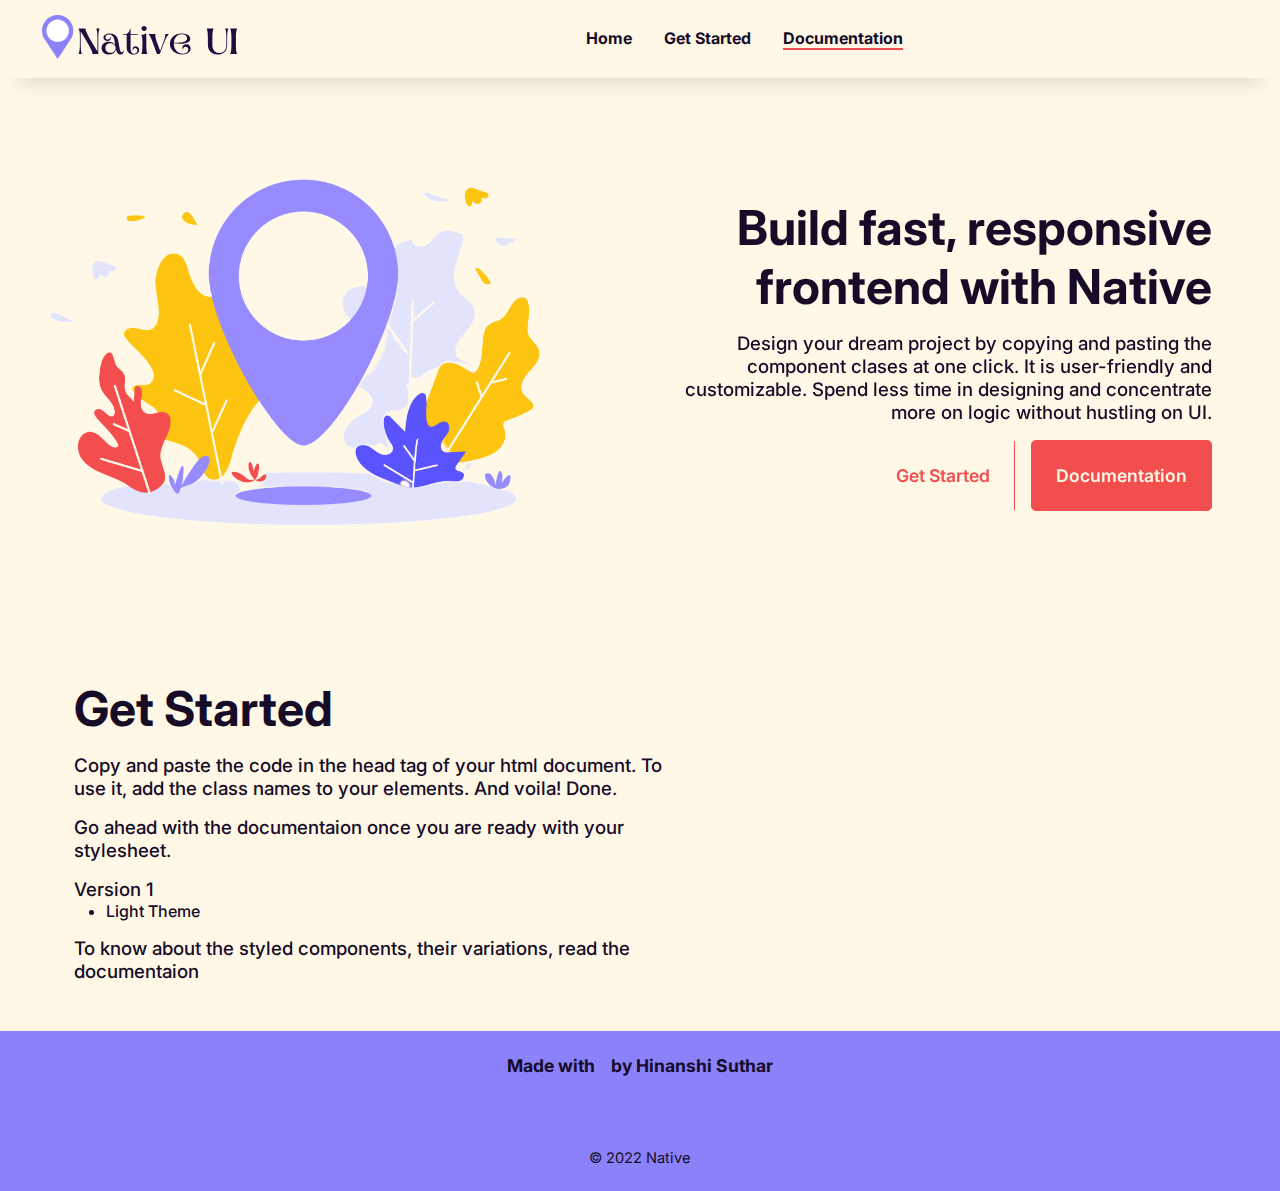
<file: index.html>
<!DOCTYPE html>
<html lang="en">

<head>
    <meta charset="UTF-8">
    <meta http-equiv="X-UA-Compatible" content="IE=edge">
    <meta name="viewport" content="initial-scale=1.0, width=device-width">
    <link rel="icon" type="favicon" sizes="32x32" href="/assets/favicon-32x32.png">
    <link rel="stylesheet" href="https://pro.fontawesome.com/releases/v5.10.0/css/all.css"
        integrity="sha384-AYmEC3Yw5cVb3ZcuHtOA93w35dYTsvhLPVnYs9eStHfGJvOvKxVfELGroGkvsg+p" crossorigin="anonymous" />
    <!-- copy and paste it in your head section -->
    <!-- <link rel="stylesheet" href="native-ui.css"> -->
    <title>Native UI</title>
    <link rel="stylesheet" href="/docs/css/style.css">
</head>

<body>
    <nav class="navigation">
        <div class="nav">
            <div class="logo-container">
                <img src="/assets/logo.svg" alt="logo" class="logo">
            </div>
            <div class="nav-center">
                <h4 class="pointer-cursor none"><a href="index.html">Home</a></h4>
                <h4 class="pointer-cursor none"><a href="#get-started">Get Started</a></h4>
                <h4 class="documentation pointer-cursor none"><a href="docs/docs.html">Documentation</a></h4>
            </div>
            <div class="social-links">
                <a href="https://github.com/hinanshisuthar/native-ui" target="_blank" rel="noopener noreferrer"><i class="fab fa-github pointer-cursor"></i></a>
                <a href="https://twitter.com/hinanshi04" target="_blank" rel="noopener noreferrer"><i class="fab fa-twitter pointer-cursor"></i></a>
                <a href="https://www.linkedin.com/in/hinanshi-suthar-7128201b0/" target="_blank" rel="noopener noreferrer"><i class="fab fa-linkedin pointer-cursor"></i></a>
                <a href=""><i class="fa fa-moon pointer-cursor"></i></a>
            </div>
            <div class="hamburger">
                <i class="fa fa-bars" onclick="menu()"></i>
            </div>
        </div>
        <div class="menu">
            <h4>Home</h4>
            <h4>Get Started</h4>
            <h4>Documentation</h4>
        </div>
    </nav>

    <main class="main">
        <div class="left hero-image">
            <img src="/assets/hero-img.svg" alt=""
                class="hero">
        </div>
        <div class="right hero-text">
            <h1>Build fast, responsive frontend with Native</h1>
            <h3>Design your dream project by copying and pasting the component clases at one click. It is user-friendly
                and customizable. Spend less time in
                designing and concentrate more on logic without hustling on UI.</h3>
            <div class="hero-buttons">
                <button class="button primary-btn pointer-cursor">Get Started</button>
                <button class="button secondary-btn pointer-cursor">Documentation</button>
            </div>
        </div>
    </main>

    <section class="section" id="get-started">
        <div class="right installation-section">
            <div class="section-content">
                <h1>Get Started</h1>
            </div>
            <h3>Copy and paste the code in the head tag of your html document. To use it, add the class names to your
                elements. And voila! Done.</h3>
            <h3>Go ahead with the documentaion once you are ready with your stylesheet.</h3>
            <div class="version-1">
                <h3>Version 1</h3>
                <ul>
                    <li>Light Theme</li>
                </ul>
            </div>
            <h3>To know about the styled components, their variations, read the documentaion</h3>
        </div>
        <div class="left iframe">
            <iframe
                src="https://carbon.now.sh/embed?bg=rgba%28243%2C78%2C78%2C1%29&t=one-light&wt=none&l=auto&width=680&ds=false&dsyoff=20px&dsblur=68px&wc=true&wa=true&pv=17px&ph=21px&ln=false&fl=1&fm=Hack&fs=14px&lh=133%25&si=false&es=2x&wm=false&code=%253C%21--%2520copy%2520and%2520paste%2520it%2520in%2520your%2520head%2520section%2520--%253E%250A%253Clink%2520rel%253D%2522stylesheet%2522%2520href%253D%2522native-ui.css%2522%253E"
                style="width: 100%; border:0; transform: scale(1); overflow:hidden;"
                sandbox="allow-scripts allow-same-origin">
            </iframe>
        </div>
    </section>

    <footer>
        <div class="footer-text">
            <h4>Made with <i class="fa fa-heart"></i> by Hinanshi Suthar</h4>
        </div>
        <div class="social-links">
            <a href="https://github.com/hinanshisuthar/native-ui" target="_blank" rel="noopener noreferrer"><i class="fab fa-github pointer-cursor"></i></a>
            <a href="https://twitter.com/hinanshi04" target="_blank" rel="noopener noreferrer"><i class="fab fa-twitter pointer-cursor"></i></a>
            <a href="https://www.linkedin.com/in/hinanshi-suthar-7128201b0/" target="_blank" rel="noopener noreferrer"><i class="fab fa-linkedin pointer-cursor"></i></a>
        </div>
        <small>© 2022 Native</small>
    </footer>

</body>

<script>
    const openMenu = document.querySelector(".menu")
    function menu() {
        // console.log("here");
        if(openMenu.style.display === "block") {
            openMenu.style.display = "none";
        } else {
        openMenu.style.display = "block";
        }
    }
</script>

</html>
</file>
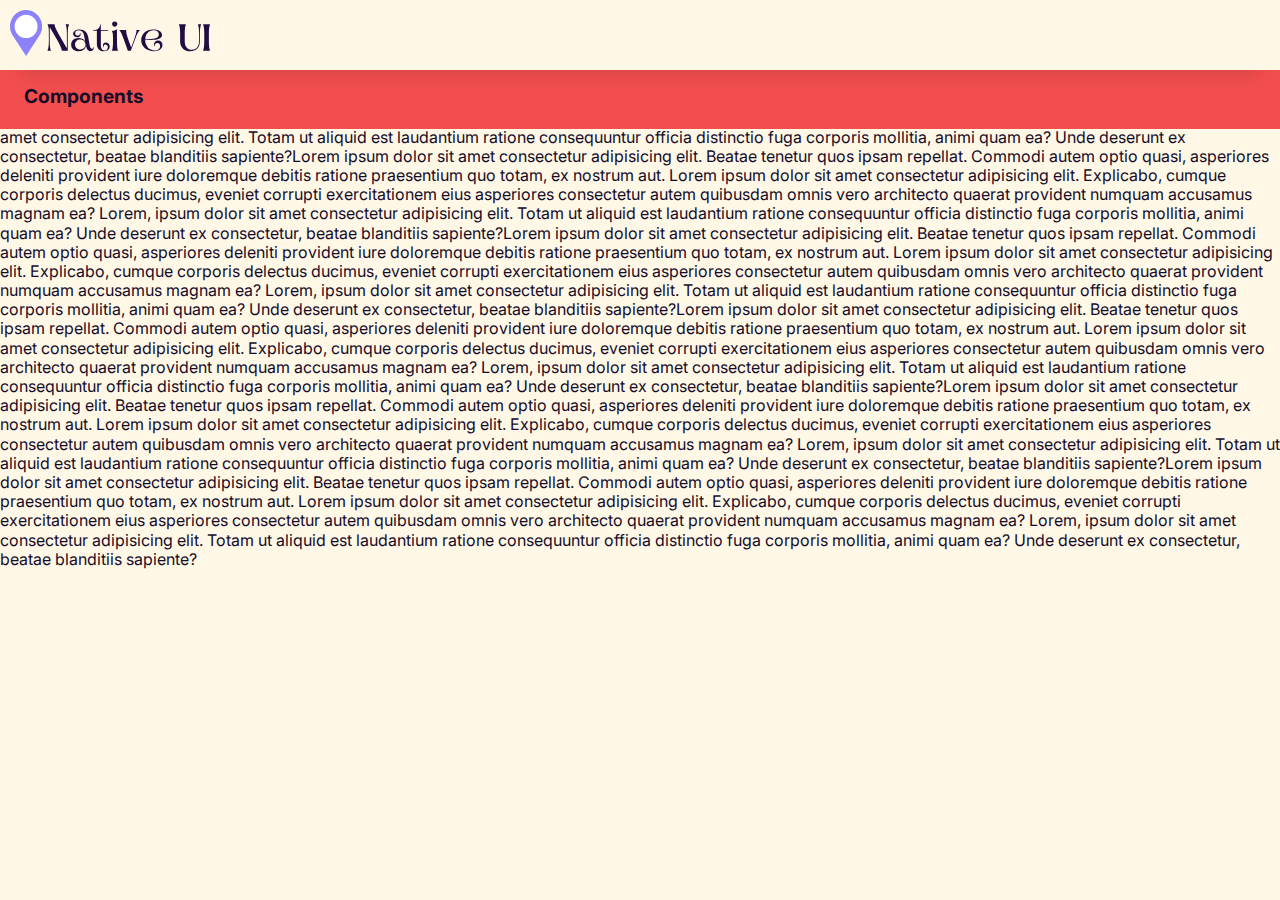
<file: docs/docs.html>
<!DOCTYPE html>
<html lang="en">

<head>
    <meta charset="UTF-8">
    <meta http-equiv="X-UA-Compatible" content="IE=edge">
    <meta name="viewport" content="width=device-width, initial-scale=1.0">
    <link rel="icon" type="favicon" sizes="32x32" href="/assets/favicon-32x32.png">
    <link rel="stylesheet" href="https://pro.fontawesome.com/releases/v5.10.0/css/all.css"
        integrity="sha384-AYmEC3Yw5cVb3ZcuHtOA93w35dYTsvhLPVnYs9eStHfGJvOvKxVfELGroGkvsg+p" crossorigin="anonymous" />
    <link rel="stylesheet" href="docs.css">
    <!-- <link rel="stylesheet" href="/native-ui.css"> -->
    <title>Documentation</title>
</head>

<body>
    <nav class="navigation">
        <div class="nav">
            <div class="logo-container">
                <a href="/index.html"><img src="/assets/logo.svg" alt="logo" class="logo" width="200" height="100"></a>
            </div>
            <div class="nav-center">
                <h5 class="pointer-cursor none"><a href="/index.html">Home</a></h5>
                <h5 class="pointer-cursor none"><a href="#get-started">Get Started</a></h5>
                <h5 class="documentation pointer-cursor none"><a href="docs.html">Documentation</a></h5>
            </div>
            <div class="social-links">
                <a href="https://github.com/hinanshisuthar/native-ui" target="_blank" rel="noopener noreferrer"><i
                        class="fab fa-github pointer-cursor"></i></a>
                <a href="https://twitter.com/hinanshi04" target="_blank" rel="noopener noreferrer"><i
                        class="fab fa-twitter pointer-cursor"></i></a>
                <a href="https://www.linkedin.com/in/hinanshi-suthar-7128201b0/" target="_blank"
                    rel="noopener noreferrer"><i class="fab fa-linkedin pointer-cursor"></i></a>
                <a href=""><i class="fa fa-moon pointer-cursor"></i></a>

            </div>
            <div class="hamburger">
                <i class="fa fa-bars" onclick="openNav()"></i>
            </div>
        </div>

        <div id="myNav" class="overlay">
            <a href="javascript:void(0)" class="closebtn" onclick="closeNav()">&times;</a>
            <div class="overlay-content">
                <h5><a href="#">Home</a></h5>
                <h5><a href="#">Get Started</a></h5>
                <h5><a href="#">Documentation</a></h5>
            </div>
        </div>
    </nav>

    <header class="top">
        <div class="myMenu myMenuDown">
            <h4>Components</h4>
            <i class="fas fa-arrow-down" onclick="openNav2()"></i>
            <i class="fas fa-arrow-up" onclick="closeNav2()"></i>
        </div>
        <div id="myNav" class="overlay overlay-down">
            <div class="overlay-content overlay-content-down">
                <h5><a href="#alert">Alert</a></h5>
                <h5><a href="#avatar">Avatar</a></h5>
                <h5><a href="#badge">Badge</a></h5>
                <h5><a href="#button">Button</a></h5>
                <h5><a href="#cards">Cards</a></h5>
                <h5><a href="#form">Form</a></h5>
                <h5><a href="#image">Image</a></h5>
                <h5><a href="#lists">Lists</a></h5>
                <h5><a href="#modal">Modal</a></h5>
                <h5><a href="#navigation">Navigation</a></h5>
                <h5><a href="#rating">Rating</a></h5>
                <h5><a href="#slider">Slider</a></h5>
                <h5><a href="#grid">Grid</a></h5>
                <h5><a href="#typography">Typography</a></h5>
                <h5><a href="#toast">Toast</a></h5>
            </div>
        </div>
    </header>

    <main>
        <aside class="aside">
            <div class="aside-title">
                <h3>Components</h3>
            </div>
            <div class="overlay-content overlay-content-down">
                <div><a href="#alert">Alert</a></div>
                <div><a href="#avatar">Avatar</a></div>
                <div><a href="#badge">Badge</a></div>
                <div><a href="#button">Button</a></div>
                <div><a href="#cards">Cards</a></div>
                <div><a href="#form">Form</a></div>
                <div><a href="#image">Image</a></div>
                <div><a href="#lists">Lists</a></div>
                <div><a href="#modal">Modal</a></div>
                <div><a href="#navigation">Navigation</a></div>
                <div><a href="#rating">Rating</a></div>
                <div><a href="#slider">Slider</a></div>
                <div><a href="#grid">Grid</a></div>
                <div><a href="#typography">Typography</a></div>
                <div><a href="#toast">Toast</a></div>
            </div>
        </aside>
        <div class="main-content">
            Lorem ipsum dolor sit amet consectetur adipisicing elit. Beatae tenetur quos ipsam repellat. Commodi autem
            optio quasi, asperiores deleniti provident iure doloremque debitis ratione praesentium quo totam, ex nostrum
            aut. Lorem ipsum dolor sit amet consectetur adipisicing elit. Explicabo, cumque corporis delectus ducimus,
            eveniet corrupti exercitationem eius asperiores consectetur autem quibusdam omnis vero architecto quaerat
            provident numquam accusamus magnam ea? Lorem, ipsum dolor sit amet consectetur adipisicing elit. Totam ut
            aliquid est laudantium ratione consequuntur officia distinctio fuga corporis mollitia, animi quam ea? Unde
            deserunt ex consectetur, beatae blanditiis sapiente?Lorem ipsum dolor sit amet consectetur adipisicing elit.
            Beatae tenetur quos ipsam repellat. Commodi autem
            optio quasi, asperiores deleniti provident iure doloremque debitis ratione praesentium quo totam, ex nostrum
            aut. Lorem ipsum dolor sit amet consectetur adipisicing elit. Explicabo, cumque corporis delectus ducimus,
            eveniet corrupti exercitationem eius asperiores consectetur autem quibusdam omnis vero architecto quaerat
            provident numquam accusamus magnam ea? Lorem, ipsum dolor sit amet consectetur adipisicing elit. Totam ut
            aliquid est laudantium ratione consequuntur officia distinctio fuga corporis mollitia, animi quam ea? Unde
            deserunt ex consectetur, beatae blanditiis sapiente?Lorem ipsum dolor sit amet consectetur adipisicing elit.
            Beatae tenetur quos ipsam repellat. Commodi autem
            optio quasi, asperiores deleniti provident iure doloremque debitis ratione praesentium quo totam, ex nostrum
            aut. Lorem ipsum dolor sit amet consectetur adipisicing elit. Explicabo, cumque corporis delectus ducimus,
            eveniet corrupti exercitationem eius asperiores consectetur autem quibusdam omnis vero architecto quaerat
            provident numquam accusamus magnam ea? Lorem, ipsum dolor sit amet consectetur adipisicing elit. Totam ut
            aliquid est laudantium ratione consequuntur officia distinctio fuga corporis mollitia, animi quam ea? Unde
            deserunt ex consectetur, beatae blanditiis sapiente?Lorem ipsum dolor sit amet consectetur adipisicing elit.
            Beatae tenetur quos ipsam repellat. Commodi autem
            optio quasi, asperiores deleniti provident iure doloremque debitis ratione praesentium quo totam, ex nostrum
            aut. Lorem ipsum dolor sit amet consectetur adipisicing elit. Explicabo, cumque corporis delectus ducimus,
            eveniet corrupti exercitationem eius asperiores consectetur autem quibusdam omnis vero architecto quaerat
            provident numquam accusamus magnam ea? Lorem, ipsum dolor sit amet consectetur adipisicing elit. Totam ut
            aliquid est laudantium ratione consequuntur officia distinctio fuga corporis mollitia, animi quam ea? Unde
            deserunt ex consectetur, beatae blanditiis sapiente?Lorem ipsum dolor sit amet consectetur adipisicing elit.
            Beatae tenetur quos ipsam repellat. Commodi autem
            optio quasi, asperiores deleniti provident iure doloremque debitis ratione praesentium quo totam, ex nostrum
            aut. Lorem ipsum dolor sit amet consectetur adipisicing elit. Explicabo, cumque corporis delectus ducimus,
            eveniet corrupti exercitationem eius asperiores consectetur autem quibusdam omnis vero architecto quaerat
            provident numquam accusamus magnam ea? Lorem, ipsum dolor sit amet consectetur adipisicing elit. Totam ut
            aliquid est laudantium ratione consequuntur officia distinctio fuga corporis mollitia, animi quam ea? Unde
            deserunt ex consectetur, beatae blanditiis sapiente?Lorem ipsum dolor sit amet consectetur adipisicing elit.
            Beatae tenetur quos ipsam repellat. Commodi autem
            optio quasi, asperiores deleniti provident iure doloremque debitis ratione praesentium quo totam, ex nostrum
            aut. Lorem ipsum dolor sit amet consectetur adipisicing elit. Explicabo, cumque corporis delectus ducimus,
            eveniet corrupti exercitationem eius asperiores consectetur autem quibusdam omnis vero architecto quaerat
            provident numquam accusamus magnam ea? Lorem, ipsum dolor sit amet consectetur adipisicing elit. Totam ut
            aliquid est laudantium ratione consequuntur officia distinctio fuga corporis mollitia, animi quam ea? Unde
            deserunt ex consectetur, beatae blanditiis sapiente?
        </div>
    </main>
</body>

<script src="/docs/js/collapseMenu.js"></script>

</html>
</file>
<file: docs/css/style.css>
@import url('https://fonts.googleapis.com/css2?family=Inter:wght@300;400&display=swap');

* {
    margin: 0;
    padding: 0;
    box-sizing: border-box;
    font-family: 'Inter', sans-serif;
}

:root {
    --background-linen: #fff8e7;
    --accent-color: #8b82fa;
    --cta-color: #f34e4e;
    /* --font-color: #04151F;
    --font-color-2: #011936; */
    --font-color: #160C28;
}

body {
    display: flex;
    flex-direction: column;
    background-color: var(--background-linen);
    color: var(--font-color);
}

a {
    text-decoration: none;
    color:var(--font-color-dark);
}

nav {
    box-shadow: rgba(0, 0, 0, 0.123) 0px 25px 20px -20px;
}

.nav {
    display: flex;
    justify-content: space-around;
    align-items: center;
    padding: 0.3rem 2rem;
}

.nav-center {
    display: flex;
    justify-content: center;
    align-items: center;
    flex-grow: 1;
    gap: 2rem;
}

.logo-container {
    padding: 10px;
    /* width: 100%; */
}

.logo {
    min-width: 0%;
    width: 65%;
}

.social-links {
    display: flex;
    justify-content: space-evenly;
    gap: 1.3rem;
    font-size: 1.3rem;
}

.main {
    display: flex;
    justify-content: space-evenly;
    align-items: center;
    padding: 1rem;
    /* height: 30rem; */
    padding-right: 3rem;
    flex-wrap: wrap;
    z-index: -1;
}

.hero-image {
    display: block;
    /* justify-content: center;
    align-items: center; */
}

.hero {
    width: 85%;
    mix-blend-mode: multiply;
    min-width: 50%;
    height: auto;
}

.hero-text {
    display: flex;
    flex-direction: column;
    justify-content: center;
    align-items: flex-end;
    text-align: right;
    gap: 1rem;
}

.left {
    flex-basis: 50%;
}

.right {
    flex-basis: 45%;
    width: 100%;
}

.hero-text h3,
.installation-section h3,
ul {
    color: var(--font-color);
    font-weight: 500;
}

.hero-text h1,
.section-content h1 {
    color: var(--font-color);
    font-size: clamp(1.5rem, 4vw, 3rem);
}

.hero-buttons {
    display: flex;
    justify-content: space-between;
    align-items: center;
    gap: 1rem;
}

button {
    padding: 1.5rem 1.5rem;
    border: none;
    font-size: 1.1rem;
    border-right: 1.9px solid var(--cta-color);
    background-color: transparent;
    color: var(--cta-color);
    font-weight: 600;
}

.secondary-btn {
    border: 1px solid var(--cta-color);
    background-color: var(--cta-color);
    color: var(--background-linen);
    border-radius: 0.3rem;
    font-weight: 600;
}

.section {
    display: flex;
    justify-content: space-evenly;
    align-items: center;
    padding: 2rem;
    padding: 3rem 3rem;
    gap: 2.5rem;
}

.iframe {
    flex-basis: 40%;
}

.installation-section {
    flex-basis: 50%;
    display: flex;
    flex-direction: column;
    justify-content: space-evenly;
    align-items: flex-start;
    gap: 1rem;
    /* padding: 3rem 0rem; */
}

ul {
    margin-left: 2rem;
}

footer {
    background-color: var(--accent-color);
    color: var(--font-color-white);
    display: flex;
    flex-direction: column;
    justify-content: space-evenly;
    align-items: center;
    height: 10rem;
    font-size: 1.1rem;
}

.footer-text .fa {
    color: var(--cta-color);
}

/* hover */

.pointer-cursor {
    cursor: pointer;
}

i {
    padding: 5px;
    border: 1px solid transparent;
}

i:hover {
    color: #fbc416;
    border-radius: 50%;
}

.nav-center h4 {
    border-bottom: 2px solid transparent;
}

.nav-center .documentation {
    border-bottom: 2px solid var(--cta-color);
}

.nav-center h4:hover {
    border-bottom: 2px solid #fbc416;
}

.secondary-btn:hover {
    background-color: #f54242;
}

/* hamburger */

.hamburger {
    display: none;
}

.menu {
    display: none;
}

/* media querries */

@media screen and (max-width: 940px) {

    main,
    section {
        flex-direction: column;
        justify-content: center;
        align-items: center;
        padding-left: 1rem;

    }

    .hero {
        width: 90%;
    }

    .installation-section {
        justify-content: flex-start;
        align-items: center;
        gap: 1rem;
        padding: 3rem 0rem;
    }

    .hero-text {
        justify-content: center;
        align-items: center;
        text-align: center;
        /* gap: 1rem; */
    }

    iframe {
        width: 500px;
        height: 200px;
    }

    h1 {
        font-size: 2rem;
    }

    /* nav {
        display: flex;
        justify-content: space-around;
    } */
}

@media screen and (max-width: 650px) {

    .none,
    .nav .social-links {
        display: none;
    }

    /* .fa-bars:hover {
        cursor: pointer;
        color: #fbc416;
    } */

    .hamburger {
        display: block;
    }

    .nav {
        display: flex;
        justify-content: space-between;
    }

    .menu {
        display: none;
        background-color: var(--accent-color);
        padding: 1rem;
        z-index: 1;
    }

    .menu h4 {
        padding: 1rem;
    }

    .hero-buttons {
        flex-direction: column;
        justify-content: space-between;
        align-items: center;
        gap: 1rem;
    }

    .hero-buttons>* {
        padding: 1rem 1rem;
        border-right: transparent;
        border-bottom: 1px solid var(--cta-color);
    }

    .hero-text {
        padding-left: 2rem;
    }
    .logo {
        min-width: 70%;
    }
}
</file>
<file: docs/docs.css>
@import url(/native-ui.css);

.navigation {
    position: sticky;
    top: 0;
    left: 0;
    background-color: var(--background-color);
    z-index: 2;
}

.nav,
.downMenu {
    box-shadow: rgba(0, 0, 0, 0.123) 0px 25px 20px -20px;
}

.nav {
    display: flex;
    justify-content: space-between;
    align-items: center;
    /* padding: 0.3rem 2rem; */
}

.nav-center {
    display: flex;
    justify-content: center;
    align-items: center;
    flex-grow: 1;
    gap: 2rem;
}

.logo-container {
    padding: 10px;
    /* width: 50%; */
    flex-basis: 80%;
}

.logo {
    max-width: 100%;
    height: auto;
}

.social-links {
    display: flex;
    justify-content: space-evenly;
    gap: 1.3rem;
    font-size: 1.3rem;
    align-items: center;
}

.menu,
.nav-center,
.social-links {
    display: none;
}

.myMenu {
    display: flex;
    flex-basis: 20%;
    justify-content: space-between;
    font-size: 1.1rem;
}

.hamburger {
    display: flex;
    flex-basis: 10%;
    justify-content: center;
}

.myMenuDown {
    background-color: var(--cta-color);
    position: fixed;
    top: 4rem;
    left: 0;
    right: 0;
}

.myMenuDown h4 {
    font-size: 1.2rem;
}

.overlay {
    height: 100%;
    width: 0;
    position: fixed;
    top: 0;
    left: 0;
    background-color: var(--background-color);
    overflow-x: hidden;
    transition: 0.4s;
}

.overlay-down {
    top: 23%;
    height: 0;
    width: 100%;
}

.overlay-content {
    position: relative;
    top: 10%;
    left: 5%;
    width: 100%;
    text-align: left;
    display: flex;
    flex-direction: column;
    justify-content: flex-start;
}

.overlay-content-down {
    top: 1%;
    left: 1%;
    padding-left: 1.5rem;
}

.overlay a {
    padding: 8px;
    text-decoration: none;
    display: block;
}

.overlay-content-down a {
    padding: 0px;
}

.overlay a:focus {
    background-color: var(--cta-color);
}

.overlay a:hover {
    background-color: var(--hover-color-links);
}

.overlay .closebtn {
    position: absolute;
    top: 0;
    left: 10px;
    font-size: 2.5rem;
}

.myMenu {
    justify-content: space-between;
    align-items: center;
    padding: 8px 1.5rem;
}

.fa-arrow-up {
    display: none;
}

aside {
    display: none;
    z-index: 0;
}

header {
    z-index: 1;
}

/* media queries */

@media screen and (max-width: 275px) {
    .myMenu {
        position: fixed;
        top: 3.5rem;
        left: 0;
        right: 0;
    }
    .myMenu {
        padding: 0rem;
    }
}

@media screen and (max-width: 190px) {
    .myMenu {
        position: fixed;
        top: 3rem;
        left: 0;
        right: 0;
}

@media screen and (min-width: 1000px) {

    .nav-center,
    .social-links {
        display: flex;
        justify-content: flex-start;
        align-items: center;
        padding: 1rem;
    }

    .logo-container {
        flex-basis: 40%;
    }

    .top,
    .hamburger {
        display: none;
    }

    main {
        display: grid;
        grid-template-columns: 20% 80%;
    }

    aside {
        display: flex;
        flex-direction: column;
        height: 87vh;
        position: sticky;
        top: 12%;
        left: 0;
    }

    .aside-title h3 {
        padding: 5px 1.5rem;
        background-color: var(--cta-color);
        font-weight: 500;
        border-top-right-radius: 5px;
        border-bottom-right-radius: 10px;
    }

    .main-content {
        padding: 2rem;
    }

    aside .overlay-content {
        display: flex;
        flex-direction: column;
        justify-content: flex-start;
        align-items: flex-start;
        overflow-x: hidden;
        overflow-y: auto;
        top: 0;
        left: 0;
        padding-left: 0;
    }

    aside .overlay-content div {
        /* width: 100%; */
        padding: 0.7rem 2rem 0.7rem 1rem;
        border-top-right-radius: 5px;
        border-bottom-right-radius: 10px;
        font-size: 1.1rem;
        cursor: pointer;
    }

    aside .overlay-content div a {
        padding: 0 1rem;
    }


    aside .overlay-content div:hover {
        background-color: var(--hover-color-links-light);
    }

    aside .overlay-content div:active {
        background-color: var(--accent-color);
    }

    .nav-center h5 {
        border-bottom: 2px solid transparent;
    }

    .documentation {
        border-bottom: 2px solid var(--cta-color);
    }

    .nav-center h5:hover {
        border-bottom: 2px solid var(--hover-color-links);
    }

    .social-links i:hover {
        color: var(--hover-color-links)
    }
}
}
</file>
<file: native-ui.css>
@import url('https://fonts.googleapis.com/css2?family=Inter:wght@300;400&display=swap');

@import url(./docs/css/base.css);
@import url(./docs/css/reset.css);
@import url(./docs/css/utilities.css);
@import url(./components/spacing.css);
@import url(./components/typography.css);
</file>
